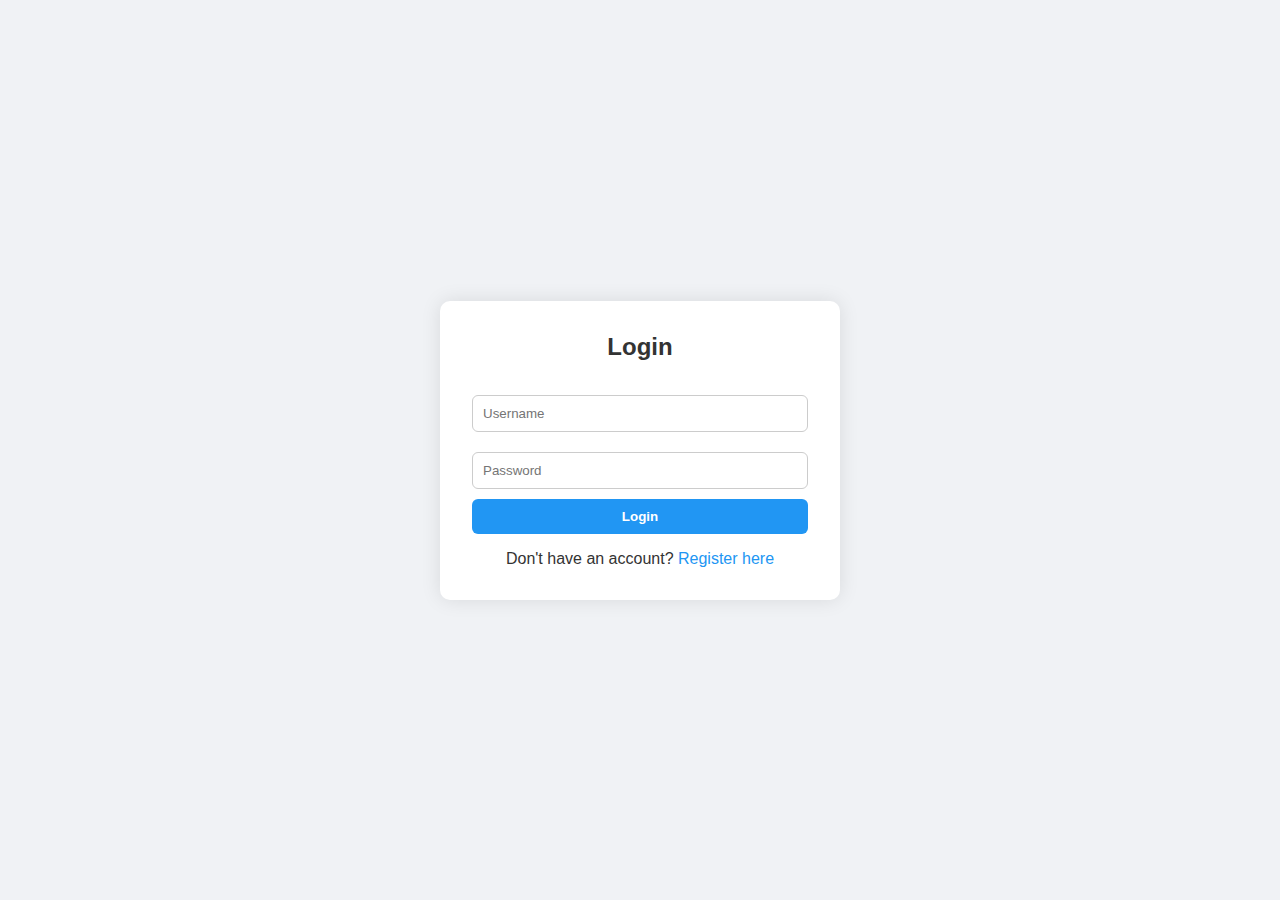
<file: index.html>
<!DOCTYPE html>
<html lang="en">
<head>
  <meta charset="UTF-8">
  <meta name="viewport" content="width=device-width, initial-scale=1.0">
   <link rel="apple-touch-icon" sizes="180x180" href="apple-touch-icon.png">
<link rel="icon" type="image/png" sizes="32x32" href="favicon-32x32.png">
<link rel="icon" type="image/png" sizes="16x16" href="favicon-16x16.png">
<link rel="manifest" href="/site.webmanifest">
  <title>Login - Crypto Portfolio</title>
  <link rel="stylesheet" href="style.css">
  <meta name="description" content="Login to manage your crypto portfolio. Track your assets in real-time with live charts and dark mode." />
  <meta name="keywords" content="crypto portfolio, cryptocurrency tracker, login, Pi Network, Hamster Kombat, TapSwap, register crypto account" />
  <meta name="author" content="Nnamdi crypto portfolio" />
  
  <!-- Open Graph (for social sharing) -->
  <meta property="og:title" content="Crypto Portfolio Login" />
  <meta property="og:description" content="Log in to your secure and interactive crypto portfolio dashboard with live prices and charts." />
  <meta property="og:type" content="website" />
  <meta property="og:url" content="https://iyakise.github.io/nnamdi-portfolio/login.html" />
  <meta property="og:image" content="https://iyakise.github.io/nnamdi-portfolio/android-chrome-512x512.png" />
  <style>
	body {
  margin: 0;
  font-family: Arial, sans-serif;
  background: #f0f2f5;
  display: flex;
  align-items: center;
  justify-content: center;
  height: 100vh;
}

.container {
  background-color: white;
  padding: 2rem;
  border-radius: 10px;
  box-shadow: 0 0 20px rgba(0,0,0,0.1);
  max-width: 400px;
  width: 100%;
}

h2 {
  text-align: center;
  margin-bottom: 1.5rem;
}

form input {
  width: 100%;
  padding: 10px;
  margin: 10px 0;
  border-radius: 6px;
  border: 1px solid #ccc;
}

form button {
  width: 100%;
  padding: 10px;
  background: #2196F3;
  color: white;
  border: none;
  border-radius: 6px;
  cursor: pointer;
  font-weight: bold;
}

form button:hover {
  background-color: #1e88e5;
}

p {
  text-align: center;
  margin-top: 1rem;
}

a {
  color: #2196F3;
  text-decoration: none;
}

a:hover {
  text-decoration: underline;
}

  </style>
</head>
<body>
  <div class="container">
    <h2>Login</h2>
    <form id="loginForm">
      <input type="text" id="username" placeholder="Username" required><br>
      <input type="password" id="password" placeholder="Password" required><br>
      <button type="submit">Login</button>
    </form>
    <p>Don't have an account? <a href="register.html">Register here</a></p>
  </div>
  <script>
    document.getElementById('loginForm').addEventListener('submit', function(e) {
      e.preventDefault();
      const user = document.getElementById('username').value;
      const pass = document.getElementById('password').value;
      const stored = JSON.parse(localStorage.getItem('user_' + user));
      if (stored && stored.password === pass) {
        localStorage.setItem('loggedIn', 'true');
        localStorage.setItem('currentUser', user);
        window.location.href = 'dashboard.html';
      } else {
        alert('Invalid credentials');
      }
    });
  </script>
</body>
</html>
</file>
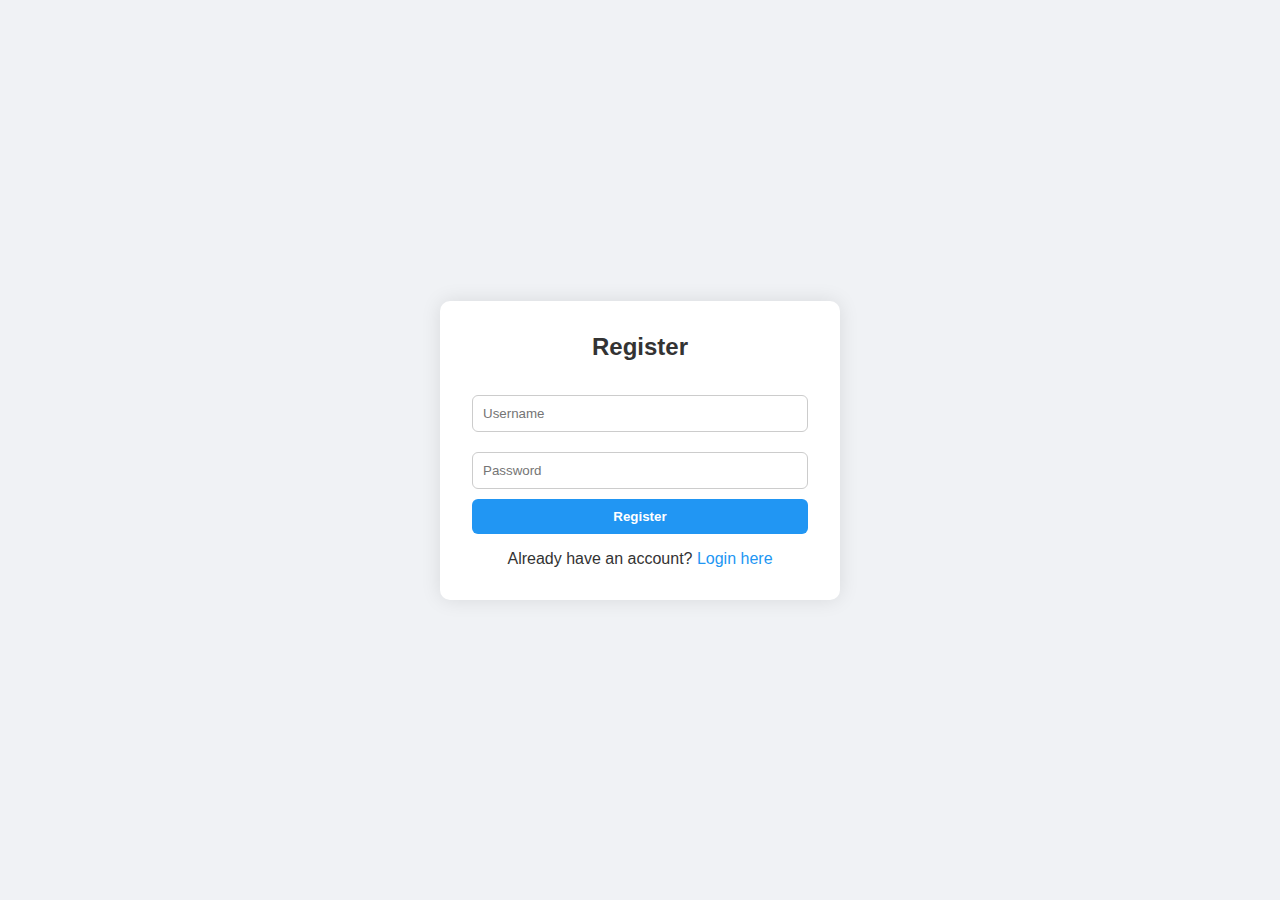
<file: register.html>
<!DOCTYPE html>
<html lang="en">
<head>
  <meta charset="UTF-8">
  <meta name="viewport" content="width=device-width, initial-scale=1.0">
  <title>Register - Crypto Portfolio</title>
  <link rel="stylesheet" href="style.css">
  <link rel="apple-touch-icon" sizes="180x180" href="apple-touch-icon.png">
<link rel="icon" type="image/png" sizes="32x32" href="favicon-32x32.png">
<link rel="icon" type="image/png" sizes="16x16" href="favicon-16x16.png">
<link rel="manifest" href="/site.webmanifest">

  <meta name="description" content="Signup to manage your crypto portfolio. Track your assets in real-time with live charts and dark mode." />
  <meta name="keywords" content="crypto portfolio, cryptocurrency tracker, login, Pi Network, Hamster Kombat, TapSwap, register crypto account" />
  <meta name="author" content="Nnamdi crypto portfolio" />
  
  <!-- Open Graph (for social sharing) -->
  <meta property="og:title" content="Crypto Portfolio Signup" />
  <meta property="og:description" content="Log in to your secure and interactive crypto portfolio dashboard with live prices and charts." />
  <meta property="og:type" content="website" />
  <meta property="og:url" content="https://iyakise.github.io/nnamdi-portfolio/login.html" />
  <meta property="og:image" content="https://iyakise.github.io/nnamdi-portfolio/android-chrome-512x512.png" />
    <style>
	body {
  margin: 0;
  font-family: Arial, sans-serif;
  background: #f0f2f5;
  display: flex;
  align-items: center;
  justify-content: center;
  height: 100vh;
}

.container {
  background-color: white;
  padding: 2rem;
  border-radius: 10px;
  box-shadow: 0 0 20px rgba(0,0,0,0.1);
  max-width: 400px;
  width: 100%;
}

h2 {
  text-align: center;
  margin-bottom: 1.5rem;
}

form input {
  width: 100%;
  padding: 10px;
  margin: 10px 0;
  border-radius: 6px;
  border: 1px solid #ccc;
}

form button {
  width: 100%;
  padding: 10px;
  background: #2196F3;
  color: white;
  border: none;
  border-radius: 6px;
  cursor: pointer;
  font-weight: bold;
}

form button:hover {
  background-color: #1e88e5;
}

p {
  text-align: center;
  margin-top: 1rem;
}

a {
  color: #2196F3;
  text-decoration: none;
}

a:hover {
  text-decoration: underline;
}

  </style>
</head>
<body>
  <div class="container">
    <h2>Register</h2>
    <form id="registerForm">
      <input type="text" id="regUsername" placeholder="Username" required><br>
      <input type="password" id="regPassword" placeholder="Password" required><br>
      <button type="submit">Register</button>
    </form>
    <p>Already have an account? <a href="index.html">Login here</a></p>
  </div>
  <script>
    document.getElementById('registerForm').addEventListener('submit', function(e) {
      e.preventDefault();
      const user = document.getElementById('regUsername').value;
      const pass = document.getElementById('regPassword').value;
      if (localStorage.getItem('user_' + user)) {
        alert('Username already exists');
      } else {
        localStorage.setItem('user_' + user, JSON.stringify({ password: pass }));
        alert('Registration successful! You can now login.');
        window.location.href = 'login.html';
      }
    });
  </script>
</body>
</html>
</file>
<file: style.css>
/* Base reset and layout */
* {
  margin: 0;
  padding: 0;
  box-sizing: border-box;
}

body {
  font-family: Arial, sans-serif;
  background: #f0f2f5;
  color: #333;
  transition: background 0.3s, color 0.3s;
  min-height: 100vh;
  position: relative;
  z-index: 1;
}

.container {
  padding: 20px;
  position: relative;
  z-index: 2;
}

/* Header layout */
header {
  display: flex;
  justify-content: space-between;
  align-items: center;
  flex-wrap: wrap;
  gap: 10px;
}

header h1 {
  font-size: 24px;
}

/* Toggle */
.toggle-container {
  display: flex;
  align-items: center;
  gap: 8px;
}

.switch {
  position: relative;
  display: inline-block;
  width: 40px;
  height: 24px;
}

.switch input {
  opacity: 0;
  width: 0;
  height: 0;
}

.slider {
  position: absolute;
  cursor: pointer;
  top: 0;
  left: 0;
  right: 0;
  bottom: 0;
  background-color: #ccc;
  transition: 0.4s;
  border-radius: 24px;
}

.slider:before {
  position: absolute;
  content: "";
  height: 18px;
  width: 18px;
  left: 3px;
  bottom: 3px;
  background-color: white;
  transition: 0.4s;
  border-radius: 50%;
}

input:checked + .slider {
  background-color: #2196F3;
}

input:checked + .slider:before {
  transform: translateX(16px);
}

/* Portfolio Cards */
.portfolio-grid {
  display: grid;
  grid-template-columns: repeat(auto-fill, minmax(220px, 1fr));
  gap: 1rem;
  margin-top: 20px;
}

.card {
  background: white;
  padding: 1rem;
  border-radius: 10px;
  box-shadow: 0 4px 10px rgba(0, 0, 0, 0.1);
  transition: transform 0.3s;
}

.card:hover {
  transform: translateY(-5px);
}

footer {
  margin-top: 20px;
  font-weight: bold;
  text-align: center;
}

canvas#bgCanvas {
  position: fixed;
  top: 0;
  left: 0;
  z-index: 0;
  width: 100%;
  height: 100%;
  pointer-events: none;
}

/* Buttons and links */
.export-btn,
.logout-link {
  margin-top: 20px;
  display: inline-block;
  background-color: #2196F3;
  color: white;
  border: none;
  padding: 10px 20px;
  border-radius: 6px;
  text-decoration: none;
  cursor: pointer;
}

.export-btn:hover,
.logout-link:hover {
  background-color: #1e88e5;
}

/* Responsive tweaks */
@media (max-width: 768px) {
  header {
    flex-direction: column;
    align-items: flex-start;
  }

  .portfolio-grid {
    grid-template-columns: 1fr;
  }

  canvas#chart {
    width: 100% !important;
  }
}

/* DARK MODE */
body.dark {
  background: #121212;
  color: #f0f0f0;
}

body.dark .card {
  background: #1e1e1e;
  color: #fff;
}

body.dark header h1 {
  color: #fff;
}

body.dark .export-btn,
body.dark .logout-link {
  background-color: #444;
  color: white;
}

body.dark .export-btn:hover,
body.dark .logout-link:hover {
  background-color: #666;
}
</file>
